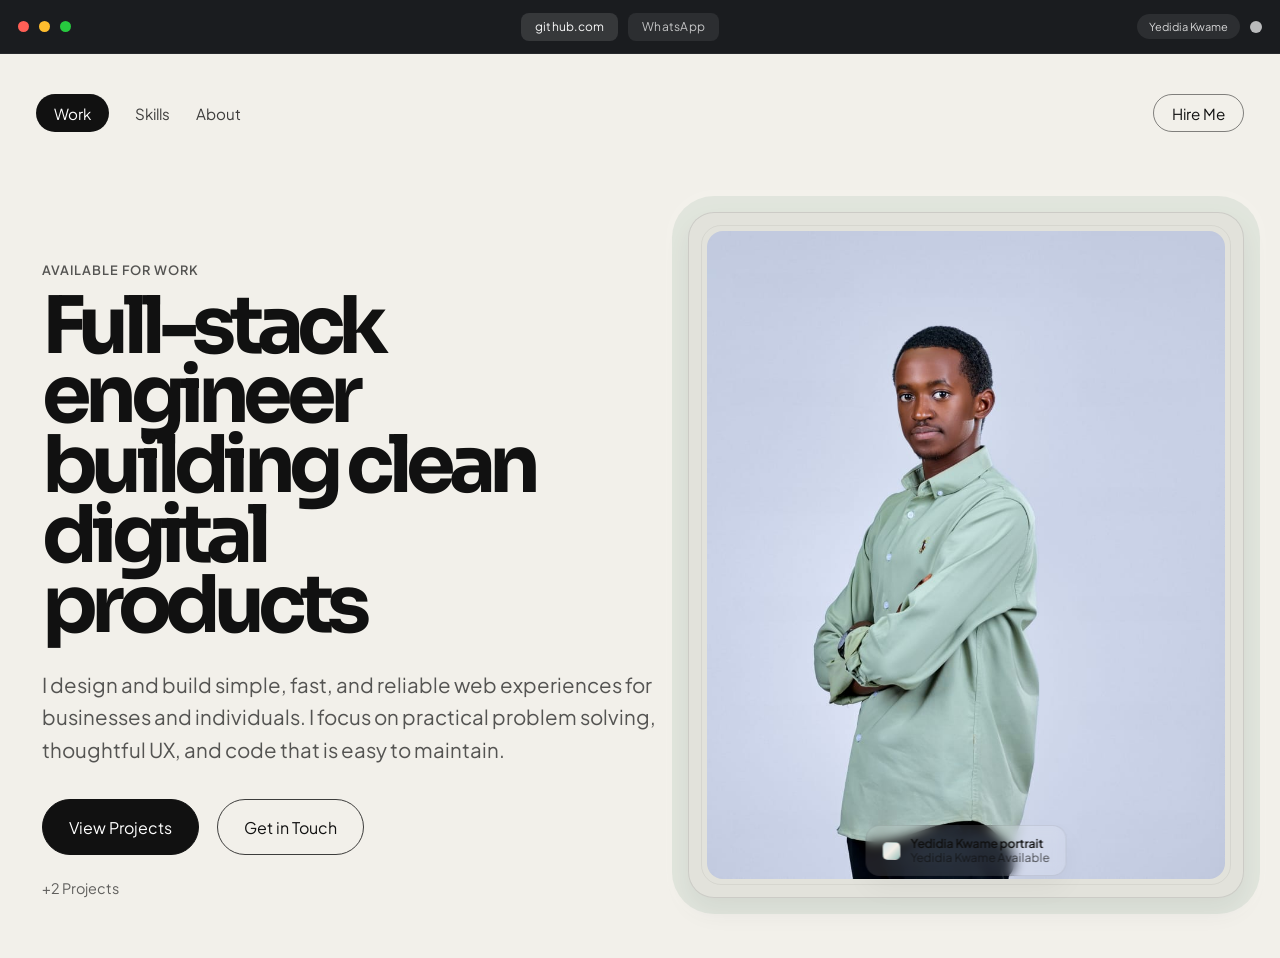
<file: index.html>
<!DOCTYPE html>
<html lang="en">
  <head>
    <meta charset="UTF-8" />
    <meta name="google-site-verification" content="XvXuBvO3DCnEa2qtGAhnnJKdK-qRQwlk9fgc56wMckU" />
    <meta name="viewport" content="width=device-width, initial-scale=1.0" />
    <title>Yedidia Kwame | Portfolio</title>
    <meta name="description" content="Portfolio of Yedidia Kwame." />
    <link rel="preconnect" href="https://fonts.googleapis.com" />
    <link rel="preconnect" href="https://fonts.gstatic.com" crossorigin />
    <link href="https://fonts.googleapis.com/css2?family=Sora:wght@400;500;600;700;800&family=Plus+Jakarta+Sans:wght@400;500;600;700;800&display=swap" rel="stylesheet" />
    <link rel="stylesheet" href="./styles.css" />
  </head>
  <body>
    <div class="browser-shell">
      <header class="browser-bar">
        <div class="browser-left">
          <span class="nav-dot red"></span>
          <span class="nav-dot yellow"></span>
          <span class="nav-dot green"></span>
        </div>

        <div class="browser-center" aria-label="Quick links">
          <a class="tab tab-active" href="https://github.com" target="_blank" rel="noreferrer">github.com</a>
          <a class="tab" href="https://wa.me/?text=Hi%20Yedidia%2C%20I%20want%20to%20reach%20out%20about%20your%20work." target="_blank" rel="noreferrer">WhatsApp</a>
        </div>

        <div class="browser-right">
          <span class="tiny-pill">Yedidia Kwame</span>
          <span class="icon-dot"></span>
        </div>
      </header>

      <main class="page-shell">
        <nav class="top-nav" aria-label="Main navigation">
          <a href="index.html" class="nav-link active">Work</a>
          <a href="skills.html" class="nav-link">Skills</a>
          <a href="about.html" class="nav-link">About</a>
          <a href="contact.html" class="nav-button">Hire Me</a>
        </nav>

        <section class="hero">
          <div class="hero-copy">
            <div class="eyebrow">Available for work</div>

            <h1>
              Full-stack<br />
              engineer<br />
              building clean<br />
              digital<br />
              products
            </h1>

            <p>
              I design and build simple, fast, and reliable web experiences for businesses and
              individuals. I focus on practical problem solving, thoughtful UX, and code that is
              easy to maintain.
            </p>

            <div class="cta-row">
              <a href="work.html" class="button primary">View Projects</a>
              <a href="contact.html" class="button secondary">Get in Touch</a>
            </div>

            <div class="project-badge">+2 Projects</div>
          </div>

          <div class="portrait-panel" aria-label="Yedidia Kwame portrait">
            <div class="portrait-frame">
              <img
                src="./images/profile.jpeg"
                alt="Yedidia Kwame portrait"
              />
            </div>

            <div class="portrait-tag">
              <span class="portrait-mini"></span>
              <div class="portrait-copy">
                <strong>Yedidia Kwame portrait</strong>
                <span>Yedidia Kwame Available</span>
              </div>
            </div>
          </div>
        </section>
      </main>
    </div>
  </body>
</html>
</file>
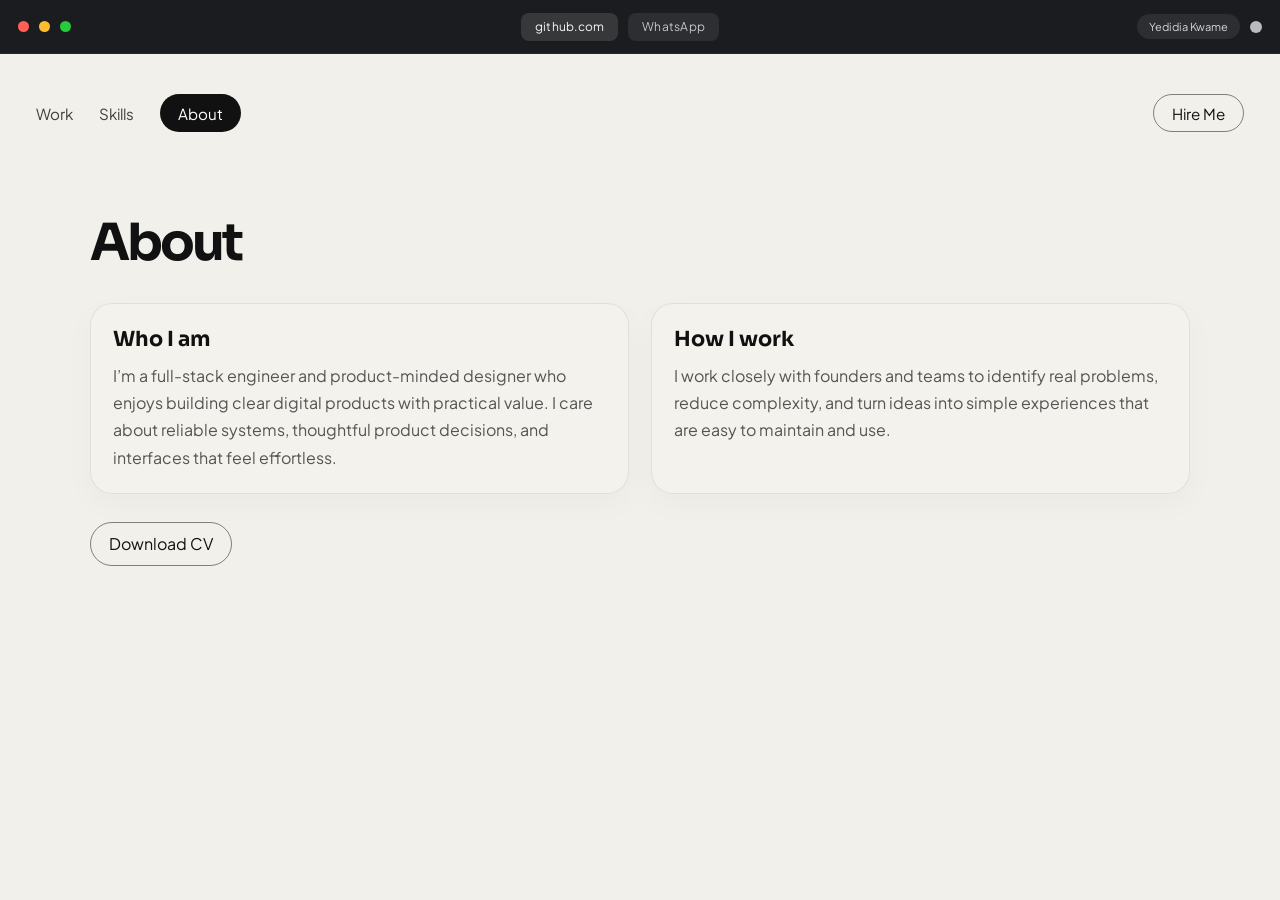
<file: about.html>
<!DOCTYPE html>
<html lang="en">
  <head>
    <meta charset="UTF-8" />
    <meta name="viewport" content="width=device-width, initial-scale=1.0" />
    <title>About | Yedidia Kwame</title>
    <link rel="preconnect" href="https://fonts.googleapis.com" />
    <link rel="preconnect" href="https://fonts.gstatic.com" crossorigin />
    <link href="https://fonts.googleapis.com/css2?family=Sora:wght@400;500;600;700;800&family=Plus+Jakarta+Sans:wght@400;500;600;700;800&display=swap" rel="stylesheet" />
    <link rel="stylesheet" href="./styles.css" />
  </head>
  <body>
    <div class="browser-shell">
      <header class="browser-bar">
        <div class="browser-left">
          <span class="nav-dot red"></span>
          <span class="nav-dot yellow"></span>
          <span class="nav-dot green"></span>
        </div>
        <div class="browser-center" aria-label="Quick links">
          <a class="tab tab-active" href="https://github.com" target="_blank" rel="noreferrer">github.com</a>
          <a class="tab" href="https://wa.me/250794075840?text=Hi%20Yedidia%2C%20I%20want%20to%20reach%20out%20about%20your%20work." target="_blank" rel="noreferrer">WhatsApp</a>
        </div>
        <div class="browser-right">
          <span class="tiny-pill">Yedidia Kwame</span>
          <span class="icon-dot"></span>
        </div>
      </header>

      <main class="page-shell">
        <nav class="top-nav" aria-label="Main navigation">
          <a href="index.html" class="nav-link">Work</a>
          <a href="skills.html" class="nav-link">Skills</a>
          <a href="about.html" class="nav-link active">About</a>
          <a href="contact.html" class="nav-button">Hire Me</a>
        </nav>

        <section class="page-section">
          <div class="page-intro">
            <h2>About</h2>
          </div>

          <div class="contact-grid">
            <article class="info-card">
              <h3>Who I am</h3>
              <p>I’m a full-stack engineer and product-minded designer who enjoys building clear digital products with practical value. I care about reliable systems, thoughtful product decisions, and interfaces that feel effortless.</p>
            </article>

            <article class="info-card">
              <h3>How I work</h3>
              <p>I work closely with founders and teams to identify real problems, reduce complexity, and turn ideas into simple experiences that are easy to maintain and use.</p>
            </article>
          </div>

          <div class="link-row" style="margin-top: 28px;">
            <a href="./docs/Kwame_Yedidia_CV.pdf" target="_blank" rel="noreferrer" download>Download CV</a>
          </div>
        </section>
      </main>
    </div>
  </body>
</html>
</file>
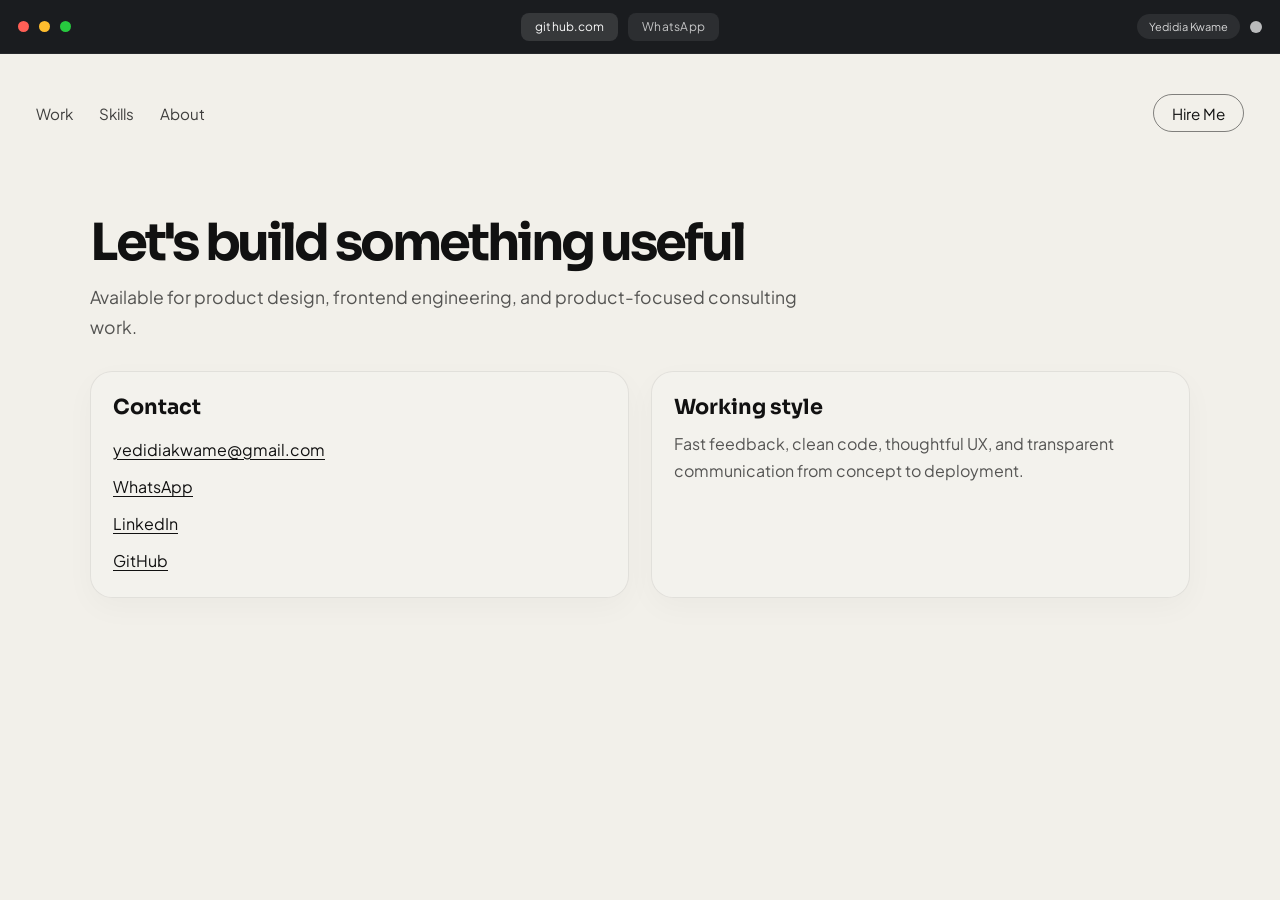
<file: contact.html>
<!DOCTYPE html>
<html lang="en">
  <head>
    <meta charset="UTF-8" />
    <meta name="viewport" content="width=device-width, initial-scale=1.0" />
    <title>Contact | Yedidia Kwame</title>
    <link rel="preconnect" href="https://fonts.googleapis.com" />
    <link rel="preconnect" href="https://fonts.gstatic.com" crossorigin />
    <link href="https://fonts.googleapis.com/css2?family=Sora:wght@400;500;600;700;800&family=Plus+Jakarta+Sans:wght@400;500;600;700;800&display=swap" rel="stylesheet" />
    <link rel="stylesheet" href="./styles.css" />
  </head>
  <body>
    <div class="browser-shell">
      <header class="browser-bar">
        <div class="browser-left">
          <span class="nav-dot red"></span>
          <span class="nav-dot yellow"></span>
          <span class="nav-dot green"></span>
        </div>
        <div class="browser-center" aria-label="Quick links">
          <a class="tab tab-active" href="https://github.com" target="_blank" rel="noreferrer">github.com</a>
          <a class="tab" href="https://wa.me/250794075840?text=Hi%20Yedidia%2C%20I%20want%20to%20reach%20out%20about%20your%20work." target="_blank" rel="noreferrer">WhatsApp</a>
        </div>
        <div class="browser-right">
          <span class="tiny-pill">Yedidia Kwame</span>
          <span class="icon-dot"></span>
        </div>
      </header>

      <main class="page-shell">
        <nav class="top-nav" aria-label="Main navigation">
          <a href="index.html" class="nav-link">Work</a>
          <a href="skills.html" class="nav-link">Skills</a>
          <a href="about.html" class="nav-link">About</a>
          <a href="contact.html" class="nav-button active">Hire Me</a>
        </nav>

        <section class="page-section">
          <div class="page-intro">
            <h2>Let's build something useful</h2>
            <p>Available for product design, frontend engineering, and product-focused consulting work.</p>
          </div>

          <div class="contact-grid">
            <article class="info-card">
              <h3>Contact</h3>
              <ul class="contact-list">
                <li><a href="mailto:yedidiakwame@gmail.com">yedidiakwame@gmail.com</a></li>
                <li><a href="https://wa.me/250794075840?text=Hi%20Yedidia%2C%20I%20want%20to%20reach%20out%20about%20your%20work." target="_blank" rel="noreferrer">WhatsApp</a></li>
                <li><a href="https://www.linkedin.com" target="_blank" rel="noreferrer">LinkedIn</a></li>
                <li><a href="https://github.com" target="_blank" rel="noreferrer">GitHub</a></li>
              </ul>
            </article>

            <article class="info-card">
              <h3>Working style</h3>
              <p>Fast feedback, clean code, thoughtful UX, and transparent communication from concept to deployment.</p>
            </article>
          </div>
        </section>
      </main>
    </div>
  </body>
</html>
</file>
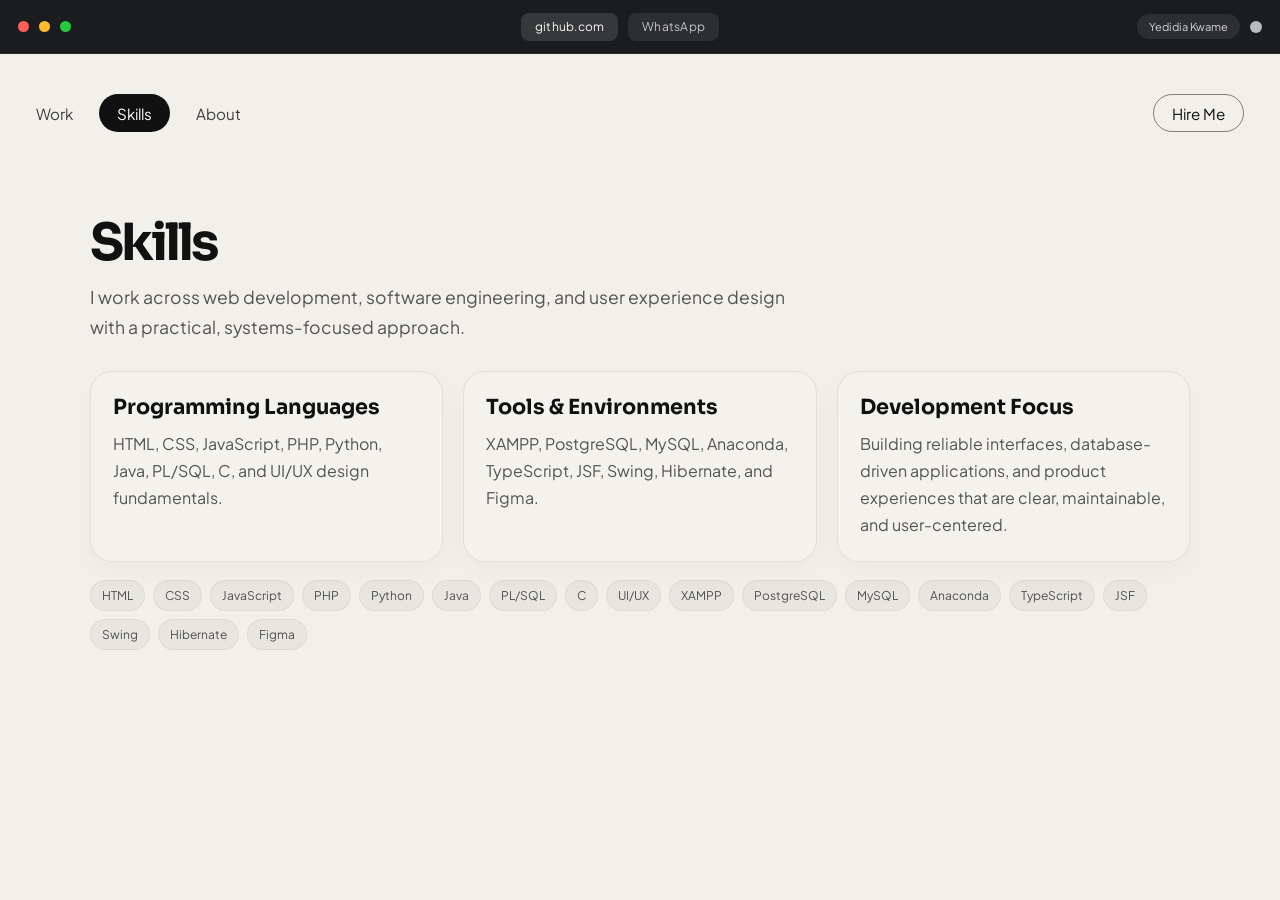
<file: skills.html>
<!DOCTYPE html>
<html lang="en">
  <head>
    <meta charset="UTF-8" />
    <meta name="viewport" content="width=device-width, initial-scale=1.0" />
    <title>Skills | Yedidia Kwame</title>
    <link rel="preconnect" href="https://fonts.googleapis.com" />
    <link rel="preconnect" href="https://fonts.gstatic.com" crossorigin />
    <link href="https://fonts.googleapis.com/css2?family=Sora:wght@400;500;600;700;800&family=Plus+Jakarta+Sans:wght@400;500;600;700;800&display=swap" rel="stylesheet" />
    <link rel="stylesheet" href="./styles.css" />
  </head>
  <body>
    <div class="browser-shell">
      <header class="browser-bar">
        <div class="browser-left">
          <span class="nav-dot red"></span>
          <span class="nav-dot yellow"></span>
          <span class="nav-dot green"></span>
        </div>
        <div class="browser-center" aria-label="Quick links">
          <a class="tab tab-active" href="https://github.com" target="_blank" rel="noreferrer">github.com</a>
          <a class="tab" href="https://wa.me/250794075840?text=Hi%20Yedidia%2C%20I%20want%20to%20reach%20out%20about%20your%20work." target="_blank" rel="noreferrer">WhatsApp</a>
        </div>
        <div class="browser-right">
          <span class="tiny-pill">Yedidia Kwame</span>
          <span class="icon-dot"></span>
        </div>
      </header>

      <main class="page-shell">
        <nav class="top-nav" aria-label="Main navigation">
          <a href="index.html" class="nav-link">Work</a>
          <a href="skills.html" class="nav-link active">Skills</a>
          <a href="about.html" class="nav-link">About</a>
          <a href="contact.html" class="nav-button">Hire Me</a>
        </nav>

        <section class="page-section">
          <div class="page-intro">
            <h2>Skills</h2>
            <p>I work across web development, software engineering, and user experience design with a practical, systems-focused approach.</p>
          </div>

          <div class="card-grid">
            <article class="info-card">
              <h3>Programming Languages</h3>
              <p>HTML, CSS, JavaScript, PHP, Python, Java, PL/SQL, C, and UI/UX design fundamentals.</p>
            </article>

            <article class="info-card">
              <h3>Tools & Environments</h3>
              <p>XAMPP, PostgreSQL, MySQL, Anaconda, TypeScript, JSF, Swing, Hibernate, and Figma.</p>
            </article>

            <article class="info-card">
              <h3>Development Focus</h3>
              <p>Building reliable interfaces, database-driven applications, and product experiences that are clear, maintainable, and user-centered.</p>
            </article>
          </div>

          <div class="chip-row">
            <span class="chip">HTML</span>
            <span class="chip">CSS</span>
            <span class="chip">JavaScript</span>
            <span class="chip">PHP</span>
            <span class="chip">Python</span>
            <span class="chip">Java</span>
            <span class="chip">PL/SQL</span>
            <span class="chip">C</span>
            <span class="chip">UI/UX</span>
            <span class="chip">XAMPP</span>
            <span class="chip">PostgreSQL</span>
            <span class="chip">MySQL</span>
            <span class="chip">Anaconda</span>
            <span class="chip">TypeScript</span>
            <span class="chip">JSF</span>
            <span class="chip">Swing</span>
            <span class="chip">Hibernate</span>
            <span class="chip">Figma</span>
          </div>
        </section>
      </main>
    </div>
  </body>
</html>
</file>
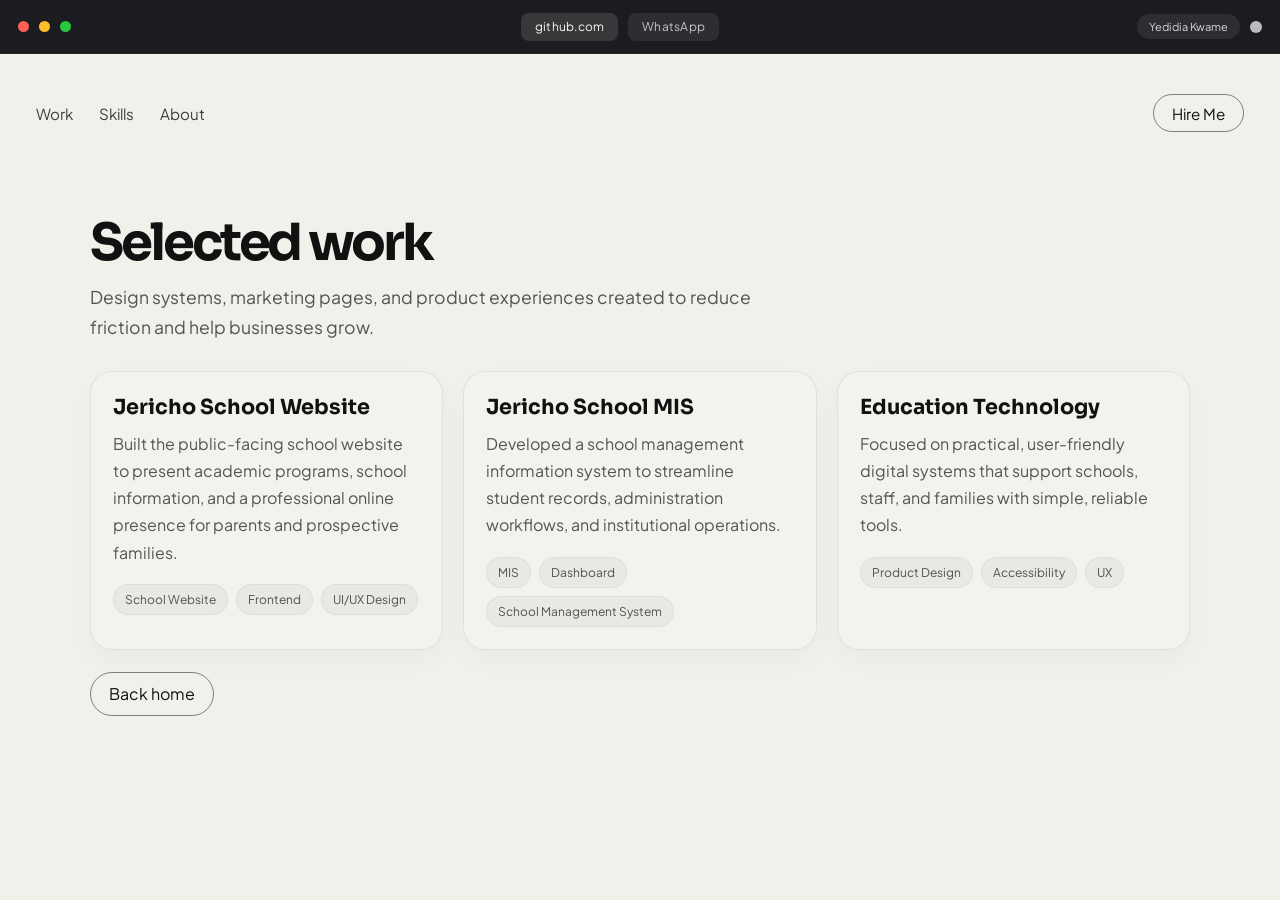
<file: work.html>
<!DOCTYPE html>
<html lang="en">
  <head>
    <meta charset="UTF-8" />
    <meta name="viewport" content="width=device-width, initial-scale=1.0" />
    <title>Work | Yedidia Kwame</title>
    <link rel="preconnect" href="https://fonts.googleapis.com" />
    <link rel="preconnect" href="https://fonts.gstatic.com" crossorigin />
    <link href="https://fonts.googleapis.com/css2?family=Sora:wght@400;500;600;700;800&family=Plus+Jakarta+Sans:wght@400;500;600;700;800&display=swap" rel="stylesheet" />
    <link rel="stylesheet" href="./styles.css" />
  </head>
  <body>
    <div class="browser-shell">
      <header class="browser-bar">
        <div class="browser-left">
          <span class="nav-dot red"></span>
          <span class="nav-dot yellow"></span>
          <span class="nav-dot green"></span>
        </div>
        <div class="browser-center" aria-label="Quick links">
          <a class="tab tab-active" href="https://github.com" target="_blank" rel="noreferrer">github.com</a>
          <a class="tab" href="https://wa.me/250794075840?text=Hi%20Yedidia%2C%20I%20want%20to%20reach%20out%20about%20your%20work." target="_blank" rel="noreferrer">WhatsApp</a>
        </div>
        <div class="browser-right">
          <span class="tiny-pill">Yedidia Kwame</span>
          <span class="icon-dot"></span>
        </div>
      </header>

      <main class="page-shell">
        <nav class="top-nav" aria-label="Main navigation">
          <a href="index.html" class="nav-link">Work</a>
          <a href="skills.html" class="nav-link">Skills</a>
          <a href="about.html" class="nav-link">About</a>
          <a href="contact.html" class="nav-button">Hire Me</a>
        </nav>

        <section class="page-section">
          <div class="page-intro">
            <h2>Selected work</h2>
            <p>Design systems, marketing pages, and product experiences created to reduce friction and help businesses grow.</p>
          </div>

          <div class="card-grid">
            <article class="project-card">
              <h3>Jericho School Website</h3>
              <p>Built the public-facing school website to present academic programs, school information, and a professional online presence for parents and prospective families.</p>
              <div class="chip-row">
                <span class="chip">School Website</span>
                <span class="chip">Frontend</span>
                <span class="chip">UI/UX Design</span>
              </div>
            </article>

            <article class="project-card">
              <h3>Jericho School MIS</h3>
              <p>Developed a school management information system to streamline student records, administration workflows, and institutional operations.</p>
              <div class="chip-row">
                <span class="chip">MIS</span>
                <span class="chip">Dashboard</span>
                <span class="chip">School Management System</span>
              </div>
            </article>

            <article class="project-card">
              <h3>Education Technology</h3>
              <p>Focused on practical, user-friendly digital systems that support schools, staff, and families with simple, reliable tools.</p>
              <div class="chip-row">
                <span class="chip">Product Design</span>
                <span class="chip">Accessibility</span>
                <span class="chip">UX</span>
              </div>
            </article>
          </div>

          <div class="link-row">
            <a href="index.html">Back home</a>
          </div>
        </section>
      </main>
    </div>
  </body>
</html>
</file>
<file: styles.css>
:root {
  --bg: #f2f0ea;
  --bg-strong: #ece8e2;
  --text: #111111;
  --muted: rgba(17, 17, 17, 0.7);
  --line: rgba(17, 17, 17, 0.18);
  --button: #111111;
  --button-text: #ffffff;
  --soft-panel: rgba(255, 255, 255, 0.05);
  --browser-bg: #1a1c1f;
  --browser-tab: rgba(255, 255, 255, 0.08);
  --browser-text: rgba(255, 255, 255, 0.85);
  --card: rgba(255, 255, 255, 0.14);
  --chip: rgba(17, 17, 17, 0.04);
}

* { box-sizing: border-box; }

html {
  scroll-behavior: smooth;
}

body {
  margin: 0;
  min-height: 100vh;
  background: var(--bg);
  color: var(--text);
  font-family: "Plus Jakarta Sans", sans-serif;
}

img {
  display: block;
  max-width: 100%;
}

a {
  color: inherit;
  text-decoration: none;
}

.browser-shell {
  min-height: 100vh;
  background: var(--bg);
}

.browser-bar {
  height: 54px;
  background: var(--browser-bg);
  color: var(--browser-text);
  display: flex;
  align-items: center;
  justify-content: space-between;
  padding: 0 18px;
  border-bottom: 1px solid rgba(255, 255, 255, 0.06);
}

.browser-left,
.browser-right,
.browser-center {
  display: flex;
  align-items: center;
}

.browser-left {
  gap: 10px;
  min-width: 120px;
}

.nav-dot {
  width: 11px;
  height: 11px;
  border-radius: 50%;
  display: inline-block;
}

.nav-dot.red { background: #ff5f56; }
.nav-dot.yellow { background: #ffbd2e; }
.nav-dot.green { background: #27c93f; }

.browser-center {
  flex: 1;
  justify-content: center;
  gap: 10px;
}

.tab {
  display: inline-flex;
  align-items: center;
  justify-content: center;
  min-height: 28px;
  padding: 0 14px;
  border-radius: 8px;
  background: var(--browser-tab);
  font-size: 12px;
  letter-spacing: 0.02em;
  color: rgba(255, 255, 255, 0.72);
  text-decoration: none;
}

.tab:hover {
  color: rgba(255, 255, 255, 0.96);
}

.tab-active {
  background: rgba(255, 255, 255, 0.12);
  color: rgba(255, 255, 255, 0.96);
}

.browser-right {
  gap: 10px;
  min-width: 160px;
  justify-content: flex-end;
}

.tiny-pill {
  display: inline-flex;
  align-items: center;
  justify-content: center;
  padding: 6px 12px;
  border-radius: 999px;
  background: rgba(255, 255, 255, 0.08);
  font-size: 11px;
  color: rgba(255, 255, 255, 0.8);
}

.icon-dot {
  width: 12px;
  height: 12px;
  border-radius: 50%;
  background: rgba(255, 255, 255, 0.7);
}

.page-shell {
  width: min(1440px, 100%);
  margin: 0 auto;
  padding: 24px 36px 60px;
}

.top-nav {
  display: flex;
  align-items: center;
  gap: 26px;
  padding: 16px 0 6px;
  font-size: 0.95rem;
}

.nav-link,
.nav-button {
  text-decoration: none;
  color: var(--text);
}

.nav-link {
  color: rgba(17, 17, 17, 0.8);
}

.nav-link.active {
  display: inline-flex;
  align-items: center;
  justify-content: center;
  min-height: 38px;
  padding: 0 18px;
  border-radius: 999px;
  background: var(--button);
  color: var(--button-text);
}

.nav-button {
  margin-left: auto;
  display: inline-flex;
  align-items: center;
  justify-content: center;
  min-height: 38px;
  padding: 0 18px;
  border-radius: 999px;
  border: 1px solid rgba(17, 17, 17, 0.5);
  background: transparent;
}

.hero {
  display: grid;
  grid-template-columns: 1.08fr 0.92fr;
  align-items: end;
  min-height: calc(100vh - 140px);
  padding-top: 26px;
}

.hero-copy {
  padding: 0 0 0 6px;
}

.eyebrow {
  display: inline-block;
  text-transform: uppercase;
  letter-spacing: 0.08em;
  font-size: 0.8rem;
  font-weight: 600;
  color: rgba(17, 17, 17, 0.7);
  margin-bottom: 14px;
}

.hero h1 {
  margin: 0;
  font-family: "Sora", sans-serif;
  letter-spacing: -0.085em;
  line-height: 0.88;
  font-size: clamp(4.5rem, 6.2vw, 11rem);
  font-weight: 700;
  color: var(--text);
}

.hero p {
  max-width: 670px;
  margin: 28px 0 0;
  font-size: clamp(1.15rem, 1.6vw, 1.5rem);
  line-height: 1.6;
  color: var(--muted);
}

.cta-row {
  display: flex;
  flex-wrap: wrap;
  gap: 18px;
  margin-top: 32px;
}

.button {
  display: inline-flex;
  align-items: center;
  justify-content: center;
  min-height: 56px;
  padding: 0 26px;
  border-radius: 999px;
  border: 1px solid rgba(17, 17, 17, 0.8);
  text-decoration: none;
  transition: transform 0.2s ease;
}

.button.primary {
  background: var(--button);
  color: var(--button-text);
  border-color: var(--button);
}

.button.secondary {
  background: transparent;
  color: var(--text);
}

.button:hover {
  transform: translateY(-1px);
}

.project-badge {
  display: inline-flex;
  align-items: center;
  margin-top: 24px;
  font-size: 0.9rem;
  color: rgba(17, 17, 17, 0.65);
}

.portrait-panel {
  position: relative;
  display: flex;
  justify-content: center;
  align-items: center;
  min-height: 560px;
  padding-top: 24px;
}

.portrait-frame {
  position: relative;
  width: min(620px, 100%);
  min-height: 560px;
  padding: 18px;
  border-radius: 26px;
  background: rgba(46, 69, 58, 0.08);
  border: 1px solid rgba(17, 17, 17, 0.1);
  box-shadow:
    0 0 0 16px rgba(160, 185, 170, 0.22),
    0 0 0 22px rgba(255, 255, 255, 0.06),
    0 12px 26px rgba(17, 17, 17, 0.08);
}

.portrait-frame::before {
  content: "";
  position: absolute;
  inset: 12px;
  border: 1px solid rgba(17, 17, 17, 0.06);
  border-radius: 20px;
  pointer-events: none;
}

.portrait-frame img {
  display: block;
  width: 100%;
  height: 100%;
  min-height: 520px;
  object-fit: cover;
  border-radius: 16px;
  background: #dfe6d7;
}

.portrait-tag {
  position: absolute;
  left: 50%;
  bottom: 22px;
  transform: translateX(-50%);
  display: inline-flex;
  align-items: center;
  gap: 10px;
  padding: 10px 16px;
  border: 1px solid rgba(17, 17, 17, 0.08);
  border-radius: 14px;
  background: rgba(255, 255, 255, 0.12);
  box-shadow: 0 12px 28px rgba(17, 17, 17, 0.04);
  color: var(--text);
  backdrop-filter: blur(6px);
}

.portrait-mini {
  width: 18px;
  height: 18px;
  border-radius: 5px;
  background: linear-gradient(135deg, #d1e7ea, #f3efe7, #99c0bb);
  border: 1px solid rgba(17, 17, 17, 0.2);
}

.portrait-copy {
  display: flex;
  flex-direction: column;
  line-height: 1.2;
  font-size: 0.74rem;
}

.portrait-copy strong {
  font-size: 0.76rem;
  font-weight: 600;
}

.portrait-copy span {
  opacity: 0.7;
}

.page-section {
  width: min(1100px, 100%);
  margin: 52px auto 0;
  padding: 20px 0 0;
}

.page-intro {
  margin-bottom: 28px;
}

.page-intro h2 {
  margin: 0 0 8px;
  font-family: "Sora", sans-serif;
  font-size: clamp(2.3rem, 4vw, 4.5rem);
  letter-spacing: -0.06em;
}

.page-intro p {
  max-width: 720px;
  margin: 0;
  font-size: 1.1rem;
  line-height: 1.7;
  color: var(--muted);
}

.card-grid {
  display: grid;
  grid-template-columns: repeat(auto-fit, minmax(250px, 1fr));
  gap: 20px;
  margin-top: 24px;
}

.project-card,
.info-card {
  background: rgba(255, 255, 255, 0.14);
  border: 1px solid rgba(17, 17, 17, 0.08);
  border-radius: 22px;
  padding: 22px;
  box-shadow: 0 10px 30px rgba(17, 17, 17, 0.03);
}

.project-card h3,
.info-card h3 {
  margin: 0 0 10px;
  font-size: 1.3rem;
  font-family: "Sora", sans-serif;
}

.project-card p,
.info-card p,
.info-card li {
  margin: 0;
  color: var(--muted);
  line-height: 1.7;
}

.chip-row {
  display: flex;
  flex-wrap: wrap;
  gap: 8px;
  margin-top: 18px;
}

.chip {
  display: inline-block;
  border-radius: 999px;
  padding: 7px 11px;
  background: var(--chip);
  border: 1px solid rgba(17, 17, 17, 0.05);
  font-size: 0.75rem;
  color: rgba(17, 17, 17, 0.7);
}

.link-row {
  display: flex;
  justify-content: flex-start;
  margin-top: 22px;
}

.link-row a {
  display: inline-flex;
  align-items: center;
  justify-content: center;
  min-height: 44px;
  padding: 0 18px;
  border-radius: 999px;
  border: 1px solid rgba(17, 17, 17, 0.5);
}

.contact-grid {
  display: grid;
  grid-template-columns: repeat(auto-fit, minmax(260px, 1fr));
  gap: 22px;
}

.contact-list {
  list-style: none;
  padding: 0;
  margin: 16px 0 0;
  display: grid;
  gap: 10px;
}

.contact-list a {
  color: var(--text);
  text-decoration: underline;
  text-underline-offset: 3px;
}

@media (max-width: 980px) {
  .page-shell {
    padding: 20px 18px 40px;
  }

  .top-nav {
    gap: 14px;
    flex-wrap: wrap;
  }

  .hero {
    grid-template-columns: 1fr;
    min-height: auto;
    gap: 24px;
    padding-top: 12px;
  }

  .portrait-panel {
    min-height: 250px;
    justify-content: flex-start;
  }
}

@media (max-width: 560px) {
  .browser-bar {
    padding: 0 10px;
  }

  .browser-center {
    display: none;
  }

  .browser-right {
    min-width: 0;
  }

  .hero h1 {
    font-size: 3.4rem;
  }

  .button {
    width: 100%;
  }

  .cta-row {
    flex-direction: column;
  }
}
</file>
